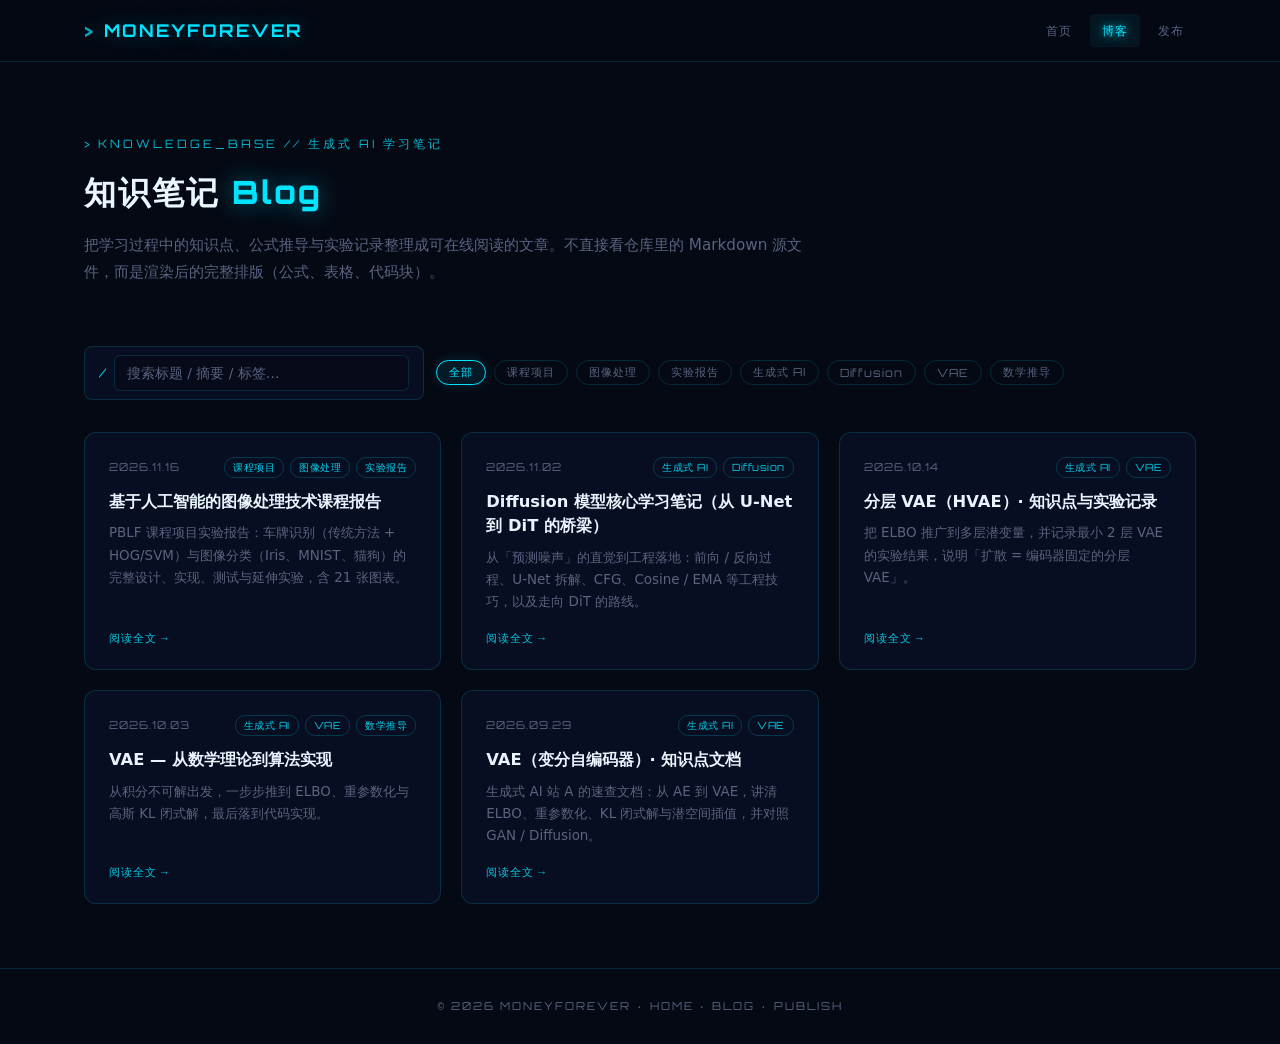
<file: blog/index.html>
<!DOCTYPE html>
<html lang="zh-CN">
<head>
    <meta charset="UTF-8">
    <meta name="viewport" content="width=device-width, initial-scale=1.0">
    <title>知识笔记 · MoneyForever Blog</title>
    <link rel="preconnect" href="https://fonts.googleapis.com">
    <link href="https://fonts.googleapis.com/css2?family=Orbitron:wght@400;700;800&display=swap" rel="stylesheet">
    <link rel="stylesheet" href="blog.css">
</head>
<body>
    <header class="site-header">
        <div class="container">
            <a class="logo" href="../index.html">MONEYFOREVER</a>
            <nav class="site-nav">
                <a href="../index.html">首页</a>
                <a href="index.html">博客</a>
                <a href="publish.html">发布</a>
            </nav>
        </div>
    </header>

    <main>
        <div class="container">
            <section class="blog-hero">
                <div class="kicker">&gt; KNOWLEDGE_BASE // 生成式 AI 学习笔记</div>
                <h1>知识笔记 <span>Blog</span></h1>
                <p>把学习过程中的知识点、公式推导与实验记录整理成可在线阅读的文章。不直接看仓库里的 Markdown 源文件，而是渲染后的完整排版（公式、表格、代码块）。</p>
            </section>

            <div class="blog-controls">
                <div class="search-box">
                    <span class="s-icon">/</span>
                    <input type="text" id="searchInput" placeholder="搜索标题 / 摘要 / 标签…" autocomplete="off">
                </div>
                <div class="filter-chips" id="tagFilters"></div>
            </div>

            <div class="post-grid" id="postList">
                <div class="loading">正在加载文章列表…</div>
            </div>
        </div>
    </main>

    <footer class="site-footer">
        <div class="container">
            <p>&copy; 2026 MONEYFOREVER · <a href="../index.html">HOME</a> · <a href="index.html">BLOG</a> · <a href="publish.html">PUBLISH</a></p>
        </div>
    </footer>

    <script src="blog.js"></script>
    <script>
    (async function () {
        'use strict';
        BlogUI.highlightNav();

        var listEl = document.getElementById('postList');
        var filterEl = document.getElementById('tagFilters');
        var searchEl = document.getElementById('searchInput');
        var state = { posts: [], tag: '全部', q: '' };

        function postCard(post) {
            var tags = (post.tags || []).map(function (t) {
                return '<span class="pc-tag">' + BlogUI.escapeHtml(t) + '</span>';
            }).join('');
            return '<a class="post-card" href="post.html?p=' + encodeURIComponent(post.slug) + '">' +
                '<div class="pc-top">' +
                    '<span class="pc-date">' + BlogUI.escapeHtml(BlogUI.formatDate(post.date)) + '</span>' +
                    '<span class="pc-tags">' + tags + '</span>' +
                '</div>' +
                '<h3>' + BlogUI.escapeHtml(post.title) + '</h3>' +
                '<p>' + BlogUI.escapeHtml(post.summary || '') + '</p>' +
                '<span class="pc-more">阅读全文 →</span>' +
            '</a>';
        }

        function render() {
            var q = state.q.trim().toLowerCase();
            var filtered = state.posts.filter(function (p) {
                if (state.tag !== '全部' && (p.tags || []).indexOf(state.tag) === -1) return false;
                if (!q) return true;
                var hay = ((p.title || '') + ' ' + (p.summary || '') + ' ' + (p.tags || []).join(' ')).toLowerCase();
                return hay.indexOf(q) !== -1;
            });
            if (!filtered.length) {
                listEl.innerHTML = '<div class="empty-state">// 没有匹配的文章</div>';
                return;
            }
            listEl.innerHTML = filtered.map(postCard).join('');
        }

        function buildFilters() {
            var tags = ['全部'];
            state.posts.forEach(function (p) {
                (p.tags || []).forEach(function (t) {
                    if (tags.indexOf(t) === -1) tags.push(t);
                });
            });
            filterEl.innerHTML = tags.map(function (t) {
                return '<button class="chip' + (t === '全部' ? ' active' : '') + '" data-tag="' +
                    BlogUI.escapeHtml(t) + '">' + BlogUI.escapeHtml(t) + '</button>';
            }).join('');
            filterEl.querySelectorAll('.chip').forEach(function (btn) {
                btn.addEventListener('click', function () {
                    state.tag = btn.dataset.tag;
                    filterEl.querySelectorAll('.chip').forEach(function (b) { b.classList.remove('active'); });
                    btn.classList.add('active');
                    render();
                });
            });
        }

        searchEl.addEventListener('input', function () {
            state.q = searchEl.value;
            render();
        });

        try {
            var data = await BlogUI.fetchJSON('posts.json');
            state.posts = (data.posts || []).slice().sort(function (a, b) {
                return String(b.date || '').localeCompare(String(a.date || ''));
            });
            if (!state.posts.length) {
                listEl.innerHTML = '<div class="empty-state">// 还没有文章，去 <a href="publish.html">发布中心</a> 上传第一篇吧</div>';
                return;
            }
            buildFilters();
            render();
        } catch (e) {
            listEl.innerHTML = '<div class="error-box">文章列表加载失败：' + BlogUI.escapeHtml(e.message) +
                '。请确认 blog/posts.json 存在且格式正确。</div>';
        }
    })();
    </script>
</body>
</html>
</file>
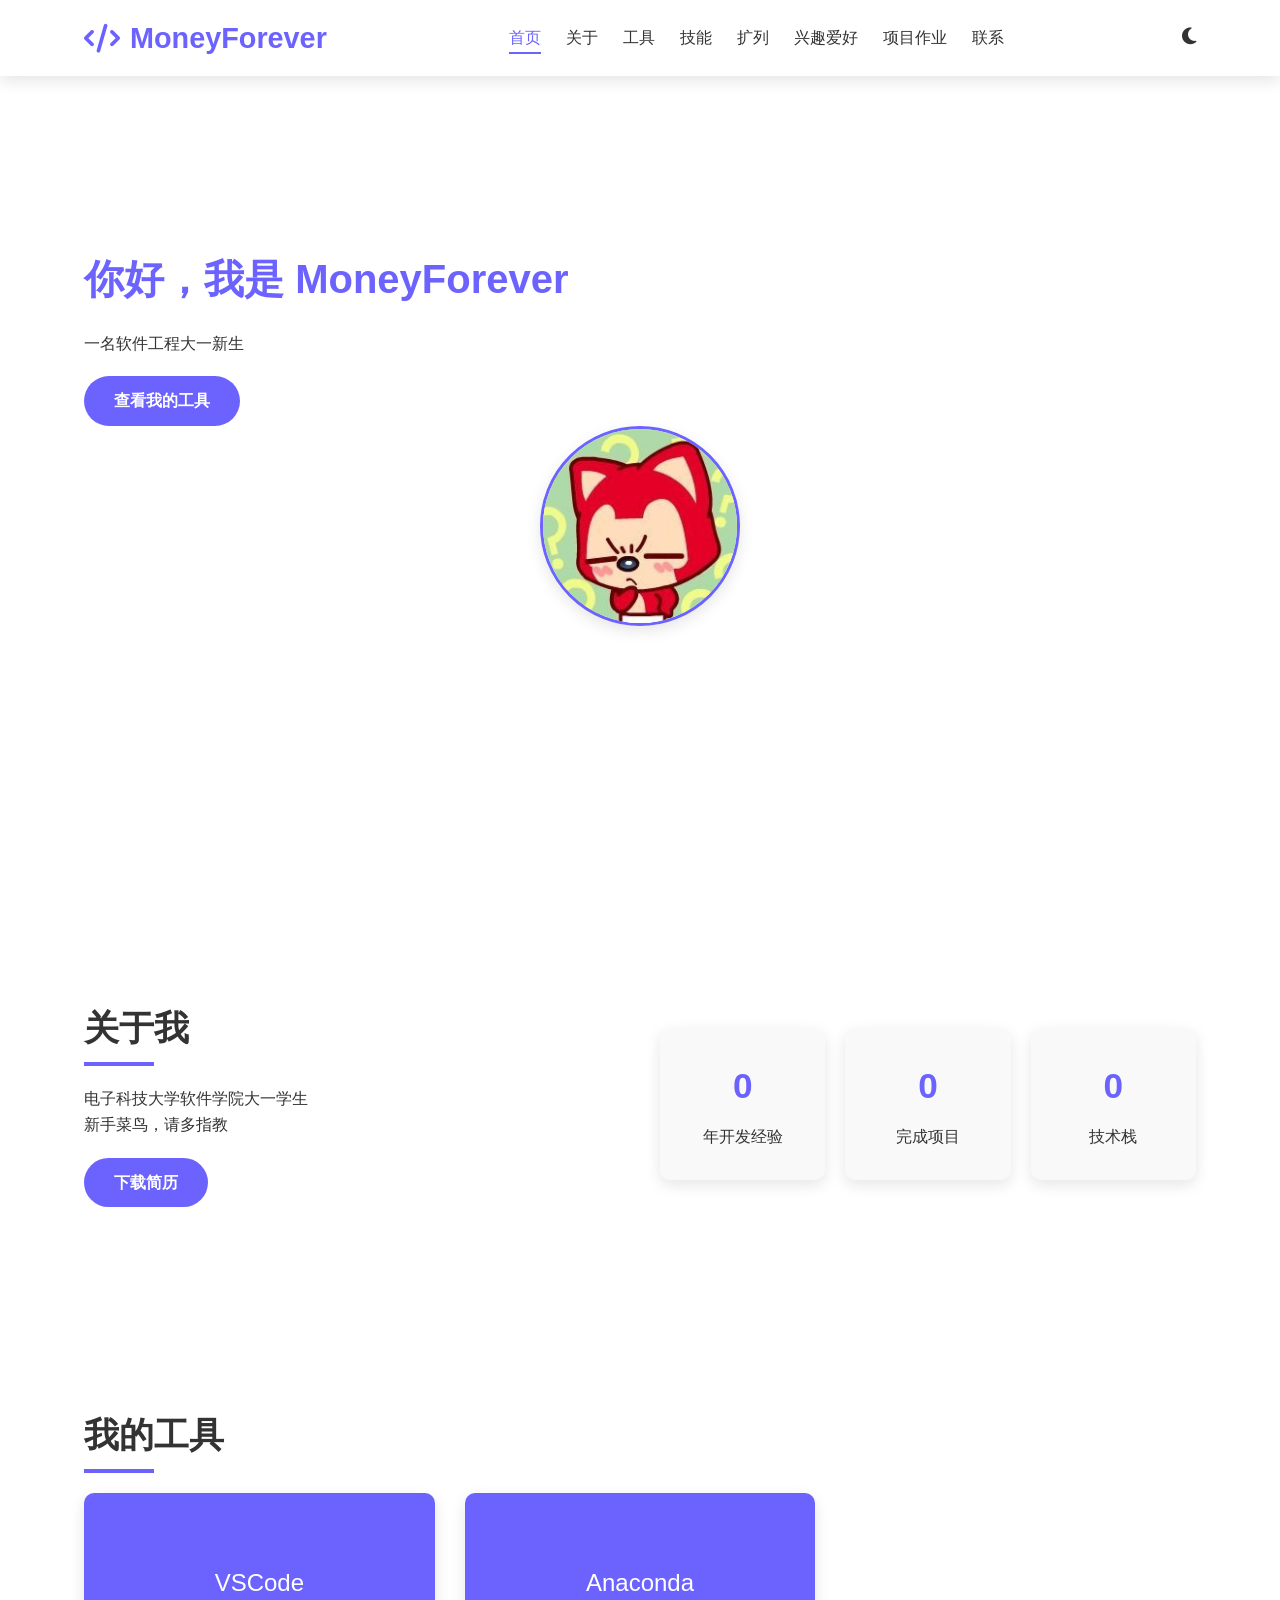
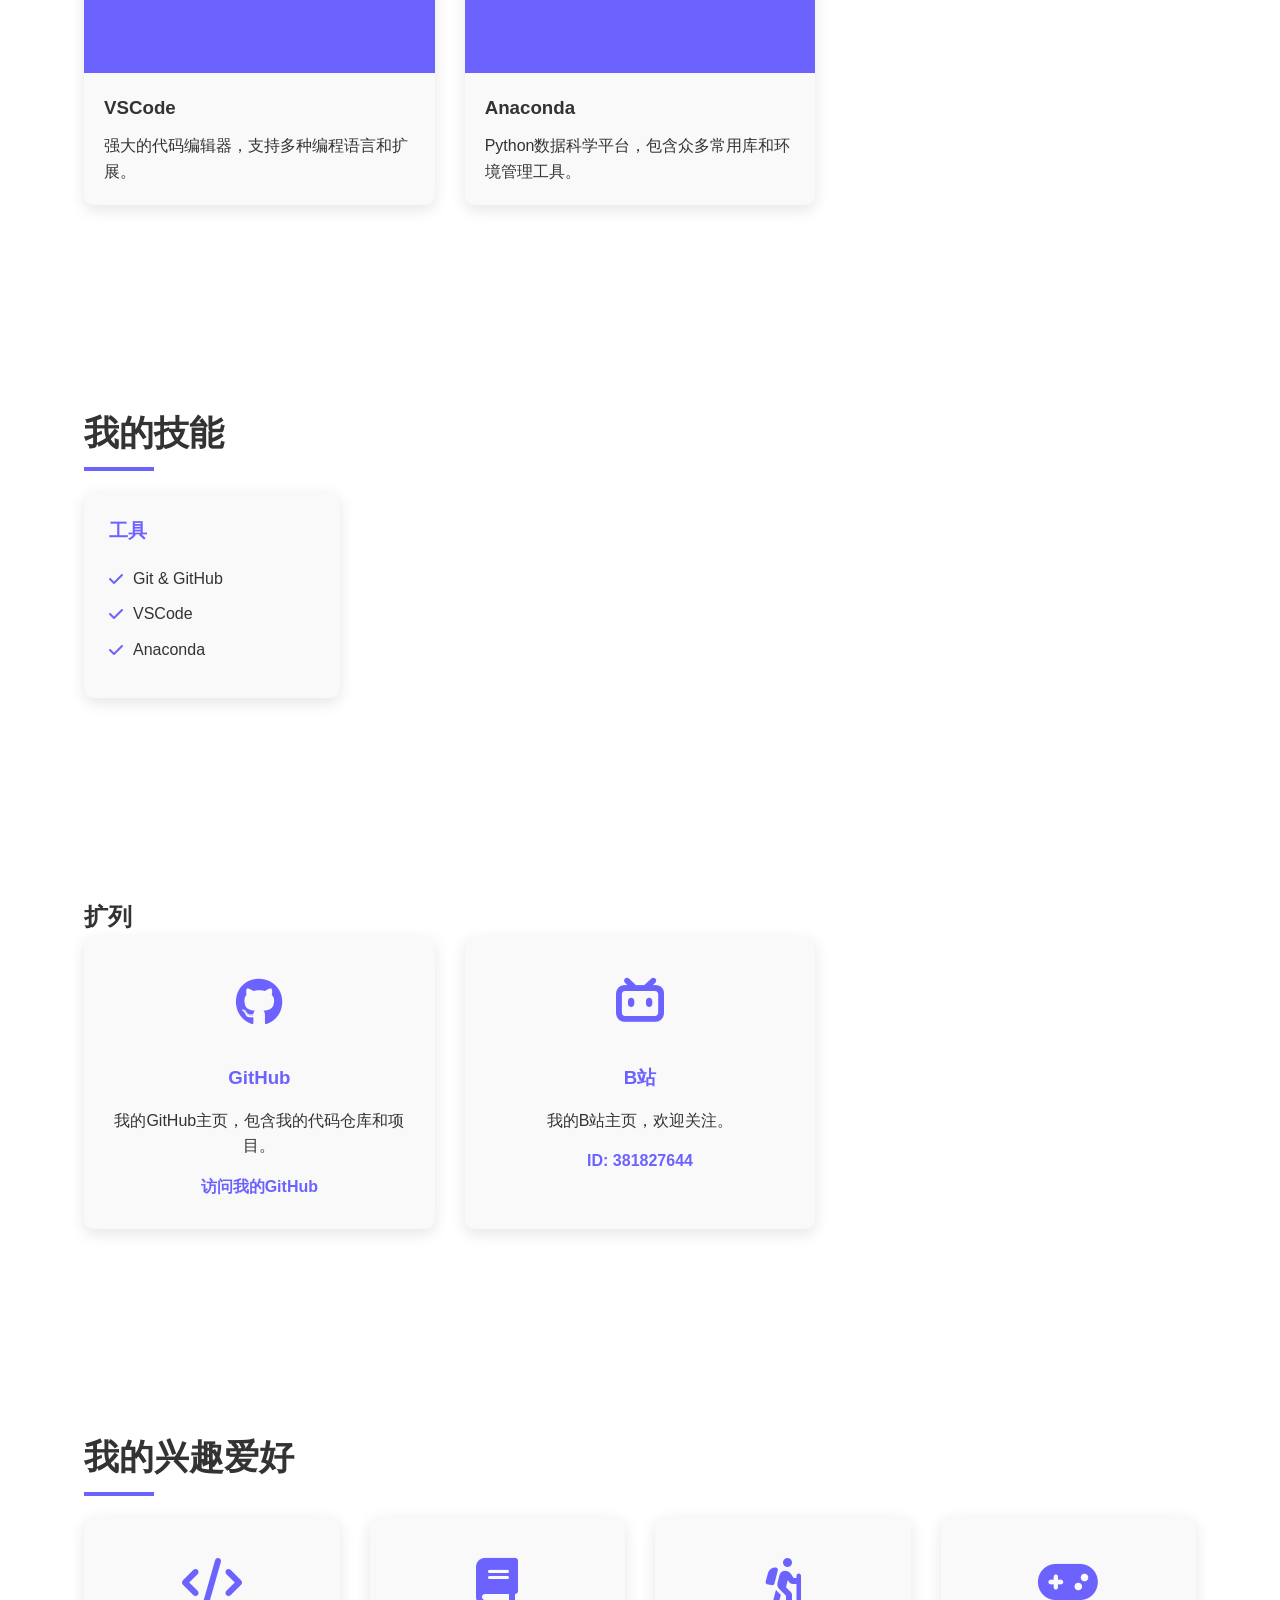
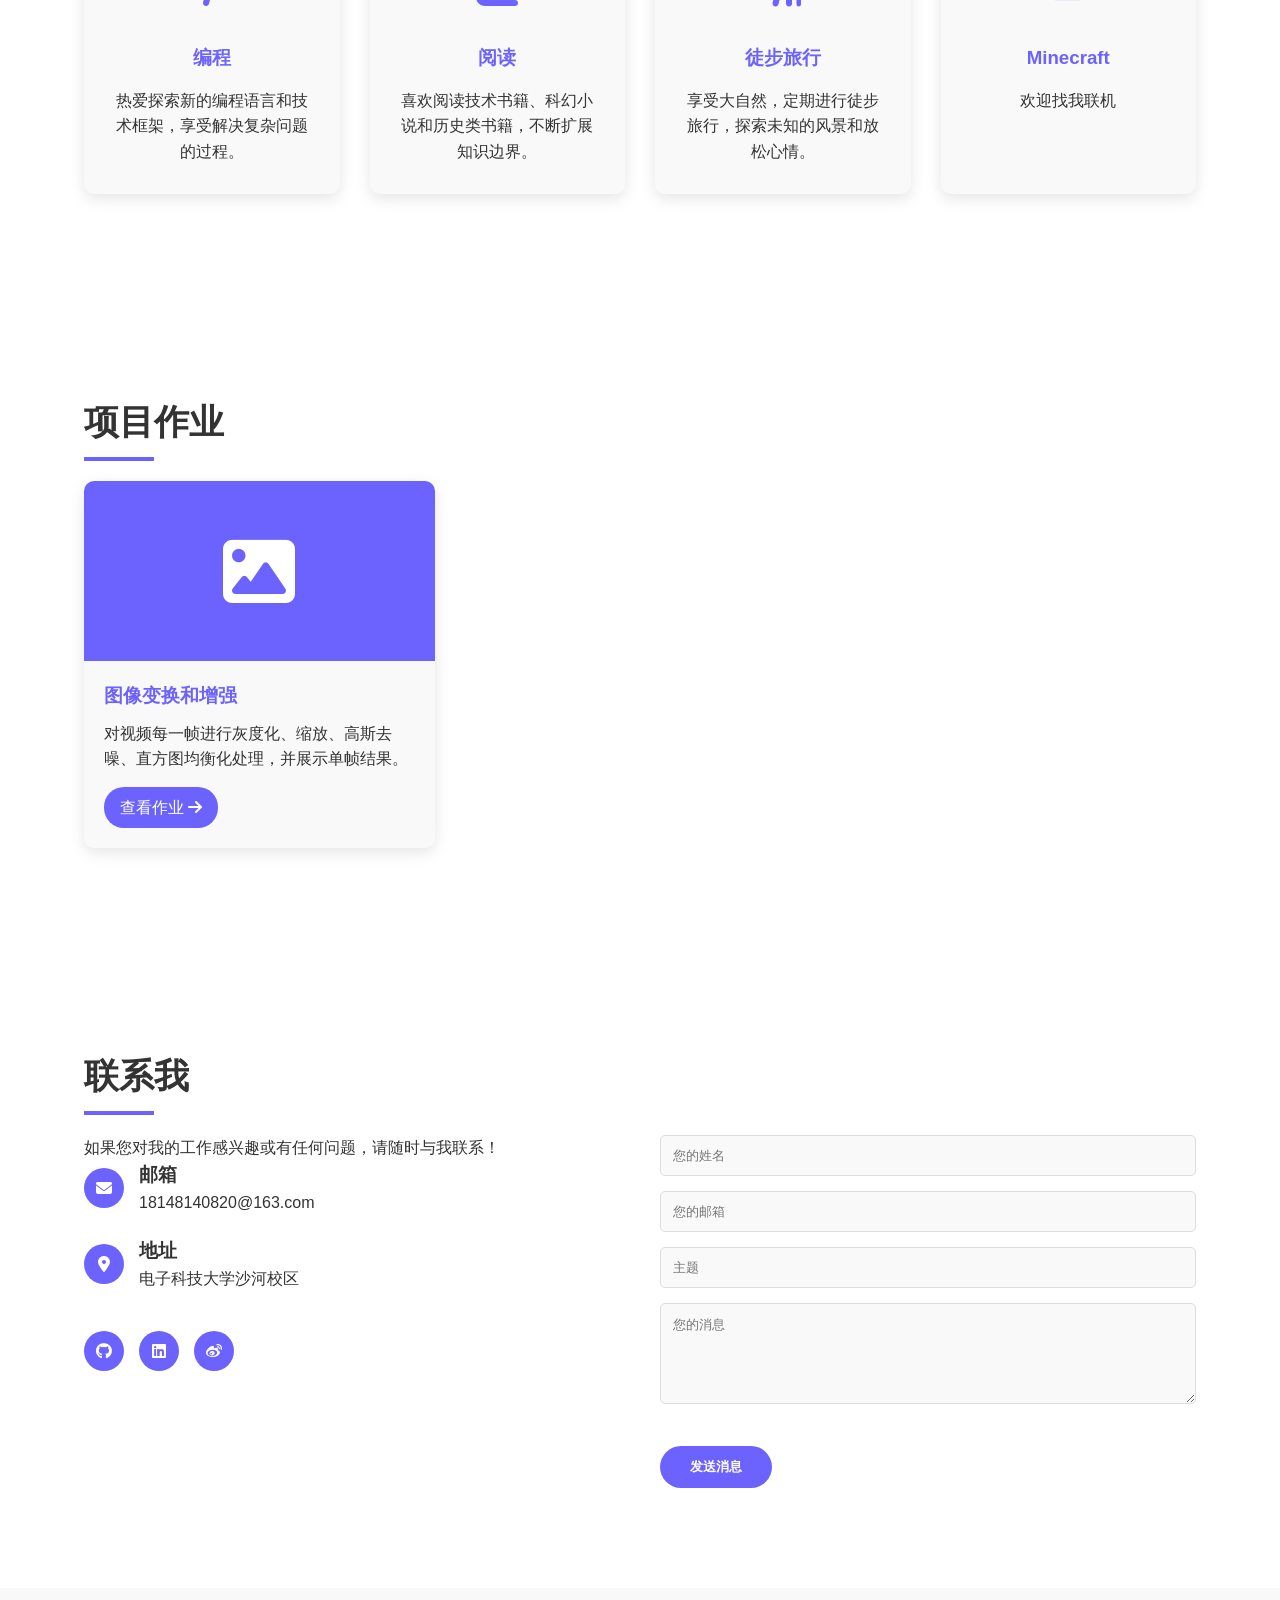
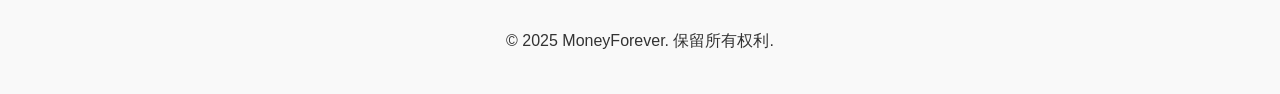
<file: index (1).html>
<!DOCTYPE html>
<html lang="zh-CN">
<head>
    <meta charset="UTF-8">
    <meta name="viewport" content="width=device-width, initial-scale=1.0">
    <title>MoneyForever - GitHub Pages</title>
    <link rel="stylesheet" href="https://cdnjs.cloudflare.com/ajax/libs/font-awesome/6.4.0/css/all.min.css">
    <style>
        :root {
            --primary-color: #6c63ff;
            --secondary-color: #4a44b5;
            --text-color: #333;
            --bg-color: #fff;
            --card-bg: #f9f9f9;
            --shadow: 0 5px 15px rgba(0, 0, 0, 0.1);
            --transition: all 0.3s ease;
        }

        .dark-mode {
            --primary-color: #8b85ff;
            --secondary-color: #6c63ff;
            --text-color: #f0f0f0;
            --bg-color: #121212;
            --card-bg: #1e1e1e;
            --shadow: 0 5px 15px rgba(0, 0, 0, 0.3);
        }

        * {
            margin: 0;
            padding: 0;
            box-sizing: border-box;
            font-family: 'Segoe UI', Tahoma, Geneva, Verdana, sans-serif;
        }

        body {
            background-color: var(--bg-color);
            color: var(--text-color);
            line-height: 1.6;
            transition: var(--transition);
        }

        .container {
            width: 90%;
            max-width: 1200px;
            margin: 0 auto;
            padding: 0 20px;
        }

        /* 重新设计的导航栏 */
        header {
            background-color: var(--bg-color);
            box-shadow: var(--shadow);
            position: fixed;
            width: 100%;
            top: 0;
            z-index: 1000;
            transition: var(--transition);
        }

        header.scrolled {
            background-color: rgba(255, 255, 255, 0.95);
            box-shadow: 0 5px 20px rgba(0, 0, 0, 0.1);
        }

        .dark-mode header.scrolled {
            background-color: rgba(18, 18, 18, 0.95);
        }

        nav {
            display: flex;
            justify-content: space-between;
            align-items: center;
            padding: 15px 0;
        }

        .logo {
            font-size: 1.8rem;
            font-weight: 700;
            color: var(--primary-color);
            display: flex;
            align-items: center;
        }

        .logo i {
            margin-right: 10px;
        }

        .nav-links {
            display: flex;
            list-style: none;
        }

        .nav-links li {
            margin-left: 25px;
            position: relative;
        }

        .nav-links a {
            text-decoration: none;
            color: var(--text-color);
            font-weight: 500;
            transition: var(--transition);
            padding: 8px 0;
            position: relative;
        }

        .nav-links a:hover {
            color: var(--primary-color);
        }

        .nav-links a.active {
            color: var(--primary-color);
        }

        .nav-links a.active::after {
            content: '';
            position: absolute;
            bottom: 0;
            left: 0;
            width: 100%;
            height: 2px;
            background-color: var(--primary-color);
            transition: var(--transition);
        }

        .theme-toggle {
            background: none;
            border: none;
            color: var(--text-color);
            font-size: 1.2rem;
            cursor: pointer;
            transition: var(--transition);
            margin-left: 20px;
        }

        .theme-toggle:hover {
            color: var(--primary-color);
            transform: rotate(30deg);
        }

        /* 汉堡菜单 */
        .hamburger {
            display: none;
            flex-direction: column;
            cursor: pointer;
            background: none;
            border: none;
            padding: 5px;
        }

        .hamburger span {
            width: 25px;
            height: 3px;
            background-color: var(--text-color);
            margin: 3px 0;
            transition: var(--transition);
            border-radius: 2px;
        }

        .hamburger.active span:nth-child(1) {
            transform: rotate(-45deg) translate(-5px, 6px);
        }

        .hamburger.active span:nth-child(2) {
            opacity: 0;
        }

        .hamburger.active span:nth-child(3) {
            transform: rotate(45deg) translate(-5px, -6px);
        }

        /* 主内容区 */
        section {
            padding: 100px 0;
        }

        .hero {
            display: flex;
            align-items: center;
            min-height: 100vh;
            padding-top: 80px;
        }

        .hero-content {
            flex: 1;
            padding-right: 30px;
        }

        .hero-image {
            flex: 1;
            text-align: center;
        }

        .hero-image img {
            width: 200px;
            height: 200px;
            border-radius: 50%;
            object-fit: cover;
            box-shadow: var(--shadow);
            animation: float 3s ease-in-out infinite;
            border: 3px solid var(--primary-color);
        }

        @keyframes float {
            0% { transform: translateY(0px); }
            50% { transform: translateY(-10px); }
            100% { transform: translateY(0px); }
        }

        h1 {
            font-size: 2.5rem;
            margin-bottom: 20px;
            color: var(--primary-color);
        }

        .highlight {
            color: var(--primary-color);
        }

        .btn {
            display: inline-block;
            background-color: var(--primary-color);
            color: white;
            padding: 12px 30px;
            border-radius: 30px;
            text-decoration: none;
            font-weight: 600;
            margin-top: 20px;
            transition: var(--transition);
            border: none;
            cursor: pointer;
        }

        .btn:hover {
            background-color: var(--secondary-color);
            transform: translateY(-3px);
            box-shadow: var(--shadow);
        }

        /* 关于部分 */
        .about-content {
            display: grid;
            grid-template-columns: 1fr 1fr;
            gap: 40px;
            align-items: center;
        }

        .about-text h2, .tools h2, .skills h2, .hobbies h2, .contact h2, .projects h2 {
            font-size: 2.2rem;
            margin-bottom: 30px;
            position: relative;
        }

        .about-text h2:after, .tools h2:after, .skills h2:after, .hobbies h2:after, .contact h2:after, .projects h2:after {
            content: '';
            position: absolute;
            bottom: -10px;
            left: 0;
            width: 70px;
            height: 4px;
            background-color: var(--primary-color);
        }

        .about-stats {
            display: grid;
            grid-template-columns: repeat(3, 1fr);
            gap: 20px;
            text-align: center;
        }

        .stats {
            background-color: var(--card-bg);
            padding: 30px 20px;
            border-radius: 10px;
            box-shadow: var(--shadow);
        }

        .stats h3 {
            font-size: 2.2rem;
            color: var(--primary-color);
            margin-bottom: 10px;
        }

        /* 工具部分 */
        .tools-grid {
            display: grid;
            grid-template-columns: repeat(auto-fill, minmax(280px, 1fr));
            gap: 30px;
        }

        .tool-card {
            background-color: var(--card-bg);
            border-radius: 10px;
            overflow: hidden;
            box-shadow: var(--shadow);
            transition: var(--transition);
        }

        .tool-card:hover {
            transform: translateY(-10px);
        }

        .tool-img {
            height: 180px;
            background-color: var(--primary-color);
            display: flex;
            align-items: center;
            justify-content: center;
            color: white;
            font-size: 1.5rem;
        }

        .tool-info {
            padding: 20px;
        }

        .tool-info h3 {
            margin-bottom: 10px;
        }

        .tool-tags {
            display: flex;
            flex-wrap: wrap;
            margin-top: 15px;
        }

        .tag {
            background-color: var(--primary-color);
            color: white;
            padding: 5px 10px;
            border-radius: 20px;
            font-size: 0.8rem;
            margin-right: 5px;
            margin-bottom: 5px;
        }

        /* 技能部分 */
        .skills-container {
            display: grid;
            grid-template-columns: repeat(auto-fill, minmax(250px, 1fr));
            gap: 30px;
        }

        .skill-category {
            background-color: var(--card-bg);
            padding: 25px;
            border-radius: 10px;
            box-shadow: var(--shadow);
        }

        .skill-category h3 {
            margin-bottom: 20px;
            color: var(--primary-color);
        }

        .skill-list {
            list-style: none;
        }

        .skill-list li {
            margin-bottom: 10px;
            display: flex;
            align-items: center;
        }

        .skill-list i {
            color: var(--primary-color);
            margin-right: 10px;
        }

        /* 扩列部分 */
        .social-container {
            display: grid;
            grid-template-columns: repeat(auto-fill, minmax(300px, 1fr));
            gap: 30px;
        }

        .social-card {
            background-color: var(--card-bg);
            border-radius: 10px;
            padding: 30px;
            text-align: center;
            box-shadow: var(--shadow);
            transition: var(--transition);
        }

        .social-card:hover {
            transform: translateY(-10px);
        }

        .social-icon {
            font-size: 3rem;
            color: var(--primary-color);
            margin-bottom: 20px;
        }

        .social-card h3 {
            margin-bottom: 15px;
            color: var(--primary-color);
        }

        .social-link {
            display: inline-block;
            margin-top: 15px;
            color: var(--primary-color);
            text-decoration: none;
            font-weight: 600;
            transition: var(--transition);
        }

        .social-link:hover {
            text-decoration: underline;
        }

        /* 兴趣部分 */
        .hobbies-container {
            display: grid;
            grid-template-columns: repeat(auto-fill, minmax(250px, 1fr));
            gap: 30px;
        }

        .hobby-card {
            background-color: var(--card-bg);
            border-radius: 10px;
            padding: 30px;
            text-align: center;
            box-shadow: var(--shadow);
            transition: var(--transition);
        }

        .hobby-card:hover {
            transform: translateY(-10px);
        }

        .hobby-icon {
            font-size: 3rem;
            color: var(--primary-color);
            margin-bottom: 20px;
        }

        .hobby-card h3 {
            margin-bottom: 15px;
            color: var(--primary-color);
        }

        /* 项目作业栏目 */
        .projects-grid {
            display: grid;
            grid-template-columns: repeat(auto-fill, minmax(300px, 1fr));
            gap: 30px;
        }

        .project-card {
            background-color: var(--card-bg);
            border-radius: 10px;
            overflow: hidden;
            box-shadow: var(--shadow);
            transition: var(--transition);
        }

        .project-card:hover {
            transform: translateY(-10px);
        }

        .project-img {
            height: 180px;
            background-color: var(--primary-color);
            display: flex;
            align-items: center;
            justify-content: center;
            color: white;
            font-size: 1.5rem;
        }

        .project-info {
            padding: 20px;
        }

        .project-info h3 {
            margin-bottom: 10px;
            color: var(--primary-color);
        }

        .project-info p {
            margin-bottom: 15px;
            color: var(--text-color);
        }

        .project-link {
            display: inline-block;
            padding: 8px 16px;
            background-color: var(--primary-color);
            color: white;
            text-decoration: none;
            border-radius: 20px;
            font-weight: 500;
            transition: var(--transition);
        }

        .project-link:hover {
            background-color: var(--secondary-color);
        }

        /* 联系部分 */
        .contact-content {
            display: grid;
            grid-template-columns: 1fr 1fr;
            gap: 40px;
        }

        .contact-info {
            display: flex;
            flex-direction: column;
        }

        .contact-item {
            display: flex;
            align-items: center;
            margin-bottom: 20px;
        }

        .contact-item i {
            background-color: var(--primary-color);
            color: white;
            width: 40px;
            height: 40px;
            border-radius: 50%;
            display: flex;
            align-items: center;
            justify-content: center;
            margin-right: 15px;
        }

        .social-links {
            display: flex;
            margin-top: 20px;
        }

        .social-links a {
            display: flex;
            align-items: center;
            justify-content: center;
            width: 40px;
            height: 40px;
            background-color: var(--primary-color);
            color: white;
            border-radius: 50%;
            margin-right: 15px;
            text-decoration: none;
            transition: var(--transition);
        }

        .social-links a:hover {
            transform: translateY(-5px);
            background-color: var(--secondary-color);
        }

        .contact-form input,
        .contact-form textarea {
            width: 100%;
            padding: 12px;
            margin-bottom: 15px;
            border: 1px solid #ddd;
            border-radius: 5px;
            background-color: var(--card-bg);
            color: var(--text-color);
            transition: var(--transition);
        }

        .contact-form input:focus,
        .contact-form textarea:focus {
            outline: none;
            border-color: var(--primary-color);
        }

        /* 页脚 */
        footer {
            background-color: var(--card-bg);
            padding: 40px 0;
            text-align: center;
        }

        /* 响应式设计 */
        @media (max-width: 768px) {
            .hero, .about-content, .contact-content {
                flex-direction: column;
                grid-template-columns: 1fr;
            }
            
            .hero-content, .about-text {
                padding-right: 0;
                margin-bottom: 40px;
            }
            
            h1 {
                font-size: 2rem;
            }
            
            .hamburger {
                display: flex;
            }
            
            .nav-links {
                position: fixed;
                top: 70px;
                left: -100%;
                width: 100%;
                flex-direction: column;
                background-color: var(--bg-color);
                text-align: center;
                transition: var(--transition);
                box-shadow: var(--shadow);
                padding: 20px 0;
            }
            
            .nav-links.active {
                left: 0;
            }
            
            .nav-links li {
                margin: 15px 0;
            }
            
            .hero-image img {
                width: 150px;
                height: 150px;
            }
        }
    </style>
</head>
<body>
    <!-- 重新设计的导航栏 -->
    <header>
        <div class="container">
            <nav>
                <div class="logo">
                    <i class="fas fa-code"></i>
                    MoneyForever
                </div>
                <ul class="nav-links">
                    <li><a href="#home" class="active">首页</a></li>
                    <li><a href="#about">关于</a></li>
                    <li><a href="#tools">工具</a></li>
                    <li><a href="#skills">技能</a></li>
                    <li><a href="#social">扩列</a></li>
                    <li><a href="#hobbies">兴趣爱好</a></li>
                    <li><a href="#projects">项目作业</a></li>
                    <li><a href="#contact">联系</a></li>
                </ul>
                <div class="nav-right">
                    <button class="theme-toggle" id="themeToggle">
                        <i class="fas fa-moon"></i>
                    </button>
                    <button class="hamburger" id="hamburger">
                        <span></span>
                        <span></span>
                        <span></span>
                    </button>
                </div>
            </nav>
        </div>
    </header>

    <!-- 主内容区 -->
    <main>
        <!-- 首页部分 -->
        <section id="home" class="hero">
            <div class="container">
                <div class="hero-content">
                    <h1>你好，我是 <span class="highlight">MoneyForever</span></h1>
                    <p>一名软件工程大一新生</p>
                    <a href="#tools" class="btn">查看我的工具</a>
                </div>
                <div class="hero-image">
                    <img src="avatar.jpg" alt="个人头像">
                </div>
            </div>
        </section>

        <!-- 关于部分 -->
        <section id="about">
            <div class="container">
                <div class="about-content">
                    <div class="about-text">
                        <h2>关于我</h2>
                        <p>电子科技大学软件学院大一学生</p>
                        <p>新手菜鸟，请多指教</p>
                        <a href="#" class="btn">下载简历</a>
                    </div>
                    <div class="about-stats">
                        <div class="stats">
                            <h3>0</h3>
                            <p>年开发经验</p>
                        </div>
                        <div class="stats">
                            <h3>0</h3>
                            <p>完成项目</p>
                        </div>
                        <div class="stats">
                            <h3>0</h3>
                            <p>技术栈</p>
                        </div>
                    </div>
                </div>
            </div>
        </section>

        <!-- 工具部分 -->
        <section id="tools">
            <div class="container">
                <div class="tools">
                    <h2>我的工具</h2>
                    <div class="tools-grid">
                        <div class="tool-card">
                            <div class="tool-img">VSCode</div>
                            <div class="tool-info">
                                <h3>VSCode</h3>
                                <p>强大的代码编辑器，支持多种编程语言和扩展。</p>
                            </div>
                        </div>
                        <div class="tool-card">
                            <div class="tool-img">Anaconda</div>
                            <div class="tool-info">
                                <h3>Anaconda</h3>
                                <p>Python数据科学平台，包含众多常用库和环境管理工具。</p>
                            </div>
                        </div>
                    </div>
                </div>
            </div>
        </section>

        <!-- 技能部分 -->
        <section id="skills">
            <div class="container">
                <div class="skills">
                    <h2>我的技能</h2>
                    <div class="skills-container">
                        <div class="skill-category">
                            <h3>工具</h3>
                            <ul class="skill-list">
                                <li><i class="fas fa-check"></i> Git & GitHub</li>
                                <li><i class="fas fa-check"></i> VSCode</li>
                                <li><i class="fas fa-check"></i> Anaconda</li>
                            </ul>
                        </div>
                    </div>
                </div>
            </div>
        </section>

        <!-- 扩列部分 -->
        <section id="social">
            <div class="container">
                <div class="social">
                    <h2>扩列</h2>
                    <div class="social-container">
                        <div class="social-card">
                            <div class="social-icon">
                                <i class="fab fa-github"></i>
                            </div>
                            <h3>GitHub</h3>
                            <p>我的GitHub主页，包含我的代码仓库和项目。</p>
                            <a href="https://github.com/lucky-money-account" target="_blank" class="social-link">访问我的GitHub</a>
                        </div>
                        <div class="social-card">
                            <div class="social-icon">
                                <i class="fab fa-bilibili"></i>
                            </div>
                            <h3>B站</h3>
                            <p>我的B站主页，欢迎关注。</p>
                            <a href="#" class="social-link">ID: 381827644</a>
                        </div>
                    </div>
                </div>
            </div>
        </section>

        <!-- 兴趣爱好部分 -->
        <section id="hobbies">
            <div class="container">
                <div class="hobbies">
                    <h2>我的兴趣爱好</h2>
                    <div class="hobbies-container">
                        <div class="hobby-card">
                            <div class="hobby-icon">
                                <i class="fas fa-code"></i>
                            </div>
                            <h3>编程</h3>
                            <p>热爱探索新的编程语言和技术框架，享受解决复杂问题的过程。</p>
                        </div>
                        <div class="hobby-card">
                            <div class="hobby-icon">
                                <i class="fas fa-book"></i>
                            </div>
                            <h3>阅读</h3>
                            <p>喜欢阅读技术书籍、科幻小说和历史类书籍，不断扩展知识边界。</p>
                        </div>
                        <div class="hobby-card">
                            <div class="hobby-icon">
                                <i class="fas fa-hiking"></i>
                            </div>
                            <h3>徒步旅行</h3>
                            <p>享受大自然，定期进行徒步旅行，探索未知的风景和放松心情。</p>
                        </div>
                        <div class="hobby-card">
                            <div class="hobby-icon">
                                <i class="fas fa-gamepad"></i>
                            </div>
                            <h3>Minecraft</h3>
                            <p>欢迎找我联机</p>
                        </div>
                    </div>
                </div>
            </div>
        </section>

        <!-- 新增：项目作业栏目 -->
        <section id="projects">
            <div class="container">
                <div class="projects">
                    <h2>项目作业</h2>
                    <div class="projects-grid">
                        <div class="project-card">
                            <div class="project-img">
                                <i class="fas fa-image fa-3x"></i>
                            </div>
                            <div class="project-info">
                                <h3>图像变换和增强</h3>
                                <p>对视频每一帧进行灰度化、缩放、高斯去噪、直方图均衡化处理，并展示单帧结果。</p>
                                <a href="https://github.com/lucky-money-account/repository_for_machine_learning/tree/PBLF:Image_Processing" target="_blank" class="project-link">
                                    查看作业 <i class="fas fa-arrow-right"></i>
                                </a>
                            </div>
                        </div>
                        <!-- 可继续添加更多作业卡片 -->
                    </div>
                </div>
            </div>
        </section>

        <!-- 联系部分 -->
        <section id="contact">
            <div class="container">
                <div class="contact">
                    <h2>联系我</h2>
                    <div class="contact-content">
                        <div class="contact-info">
                            <p>如果您对我的工作感兴趣或有任何问题，请随时与我联系！</p>
                            <div class="contact-item">
                                <i class="fas fa-envelope"></i>
                                <div>
                                    <h3>邮箱</h3>
                                    <p>18148140820@163.com</p>
                                </div>
                            </div>
                            <div class="contact-item">
                                <i class="fas fa-map-marker-alt"></i>
                                <div>
                                    <h3>地址</h3>
                                    <p>电子科技大学沙河校区</p>
                                </div>
                            </div>
                            <div class="social-links">
                                <a href="https://github.com/lucky-money-account" target="_blank"><i class="fab fa-github"></i></a>
                                <a href="#"><i class="fab fa-linkedin"></i></a>
                                <a href="#"><i class="fab fa-weibo"></i></a>
                            </div>
                        </div>
                        <div class="contact-form">
                            <form>
                                <input type="text" placeholder="您的姓名" required>
                                <input type="email" placeholder="您的邮箱" required>
                                <input type="text" placeholder="主题" required>
                                <textarea placeholder="您的消息" rows="5" required></textarea>
                                <button type="submit" class="btn">发送消息</button>
                            </form>
                        </div>
                    </div>
                </div>
            </div>
        </section>
    </main>

    <!-- 页脚 -->
    <footer>
        <div class="container">
            <p>&copy; 2025 MoneyForever. 保留所有权利.</p>
        </div>
    </footer>

    <script>
        // 主题切换功能
        const themeToggle = document.getElementById('themeToggle');
        const themeIcon = themeToggle.querySelector('i');
        
        themeToggle.addEventListener('click', () => {
            document.body.classList.toggle('dark-mode');
            if (document.body.classList.contains('dark-mode')) {
                themeIcon.classList.remove('fa-moon');
                themeIcon.classList.add('fa-sun');
            } else {
                themeIcon.classList.remove('fa-sun');
                themeIcon.classList.add('fa-moon');
            }
        });

        // 汉堡菜单功能
        const hamburger = document.getElementById('hamburger');
        const navLinks = document.querySelector('.nav-links');
        
        hamburger.addEventListener('click', () => {
            hamburger.classList.toggle('active');
            navLinks.classList.toggle('active');
        });

        // 平滑滚动和导航高亮
        document.querySelectorAll('a[href^="#"]').forEach(anchor => {
            anchor.addEventListener('click', function (e) {
                e.preventDefault();
                const targetId = this.getAttribute('href');
                const targetElement = document.querySelector(targetId);
                
                // 平滑滚动到目标元素
                targetElement.scrollIntoView({
                    behavior: 'smooth'
                });
                
                // 更新导航栏活动状态
                document.querySelectorAll('.nav-links a').forEach(link => {
                    link.classList.remove('active');
                });
                this.classList.add('active');
                
                // 在移动设备上点击后关闭菜单
                if (window.innerWidth <= 768) {
                    hamburger.classList.remove('active');
                    navLinks.classList.remove('active');
                }
            });
        });

        // 滚动时更新导航栏样式和活动状态
        window.addEventListener('scroll', () => {
            const header = document.querySelector('header');
            if (window.scrollY > 50) {
                header.classList.add('scrolled');
            } else {
                header.classList.remove('scrolled');
            }
            
            // 更新导航栏活动状态
            const sections = document.querySelectorAll('section');
            const navLinks = document.querySelectorAll('.nav-links a');
            
            let current = '';
            sections.forEach(section => {
                const sectionTop = section.offsetTop;
                const sectionHeight = section.clientHeight;
                if (scrollY >= (sectionTop - 200)) {
                    current = section.getAttribute('id');
                }
            });
            
            navLinks.forEach(link => {
                link.classList.remove('active');
                if (link.getAttribute('href') === `#${current}`) {
                    link.classList.add('active');
                }
            });
        });

        // 页面加载时设置初始活动状态
        window.addEventListener('load', () => {
            const header = document.querySelector('header');
            if (window.scrollY > 50) {
                header.classList.add('scrolled');
            }
        });
    </script>
</body>
</html>
</file>
<file: blog/blog.css>
/* ============================================================
   MoneyForever · Blog
   与主页一致的暗色终端风格；所有页面共用
   ============================================================ */
:root {
    --bg-deep: #050914;
    --bg-surface: rgba(10, 16, 36, 0.85);
    --cyan: #00e5ff;
    --purple: #b44aff;
    --pink: #ff2d75;
    --blue: #448aff;
    --green: #00e676;
    --text: #c8d2f0;
    --text-dim: #5a6380;
    --border: rgba(0, 229, 255, 0.15);
    --radius: 12px;
    --font-mono: 'Orbitron', 'Courier New', monospace;
    --font-body: 'Segoe UI', system-ui, -apple-system, sans-serif;
}

* { margin: 0; padding: 0; box-sizing: border-box; }

html { scroll-behavior: smooth; scrollbar-width: thin; scrollbar-color: var(--cyan) var(--bg-deep); }
::-webkit-scrollbar { width: 6px; height: 6px; }
::-webkit-scrollbar-track { background: var(--bg-deep); }
::-webkit-scrollbar-thumb { background: var(--cyan); border-radius: 3px; }

body {
    background: var(--bg-deep);
    color: var(--text);
    font-family: var(--font-body);
    line-height: 1.75;
    min-height: 100vh;
    display: flex;
    flex-direction: column;
    overflow-x: hidden;
}

a { color: var(--cyan); text-decoration: none; }
a:hover { text-decoration: underline; }

.container { width: 90%; max-width: 1200px; margin: 0 auto; padding: 0 20px; }

/* ── HEADER ── */
.site-header {
    position: sticky; top: 0; z-index: 1000;
    background: rgba(5, 9, 20, 0.88);
    backdrop-filter: blur(20px);
    border-bottom: 1px solid var(--border);
}
.site-header .container { display: flex; align-items: center; justify-content: space-between; padding-top: 14px; padding-bottom: 14px; }
.logo {
    font-family: var(--font-mono); font-size: 1.1rem; font-weight: 700;
    color: var(--cyan); letter-spacing: 2px; display: flex; align-items: center; gap: 10px;
    text-shadow: 0 0 20px rgba(0, 229, 255, 0.35);
}
.logo:hover { text-decoration: none; }
.logo::before { content: '>'; opacity: 0.75; }
.site-nav { display: flex; gap: 6px; }
.site-nav a {
    font-family: var(--font-mono); font-size: 0.76rem; letter-spacing: 1px;
    color: var(--text-dim); padding: 6px 12px; border-radius: 4px; transition: all 0.3s;
}
.site-nav a:hover, .site-nav a.active {
    color: var(--cyan); background: rgba(0, 229, 255, 0.06);
    text-shadow: 0 0 10px var(--cyan); text-decoration: none;
}

/* ── HERO ── */
.blog-hero { padding: 72px 0 32px; }
.blog-hero .kicker {
    font-family: var(--font-mono); font-size: 0.72rem; letter-spacing: 3px;
    color: var(--cyan); opacity: 0.8; margin-bottom: 10px;
}
.blog-hero h1 {
    font-family: var(--font-mono); font-size: 2rem; font-weight: 800;
    letter-spacing: 2px; color: #eaf6ff; margin-bottom: 12px;
}
.blog-hero h1 span { color: var(--cyan); text-shadow: 0 0 24px rgba(0, 229, 255, 0.45); }
.blog-hero p { color: var(--text-dim); max-width: 720px; font-size: 0.95rem; }

/* ── CONTROLS ── */
.blog-controls { display: flex; flex-wrap: wrap; gap: 12px; align-items: center; margin: 28px 0 8px; }
.search-box {
    flex: 1 1 240px; max-width: 340px; display: flex; align-items: center; gap: 8px;
    background: var(--bg-surface); border: 1px solid var(--border); border-radius: 8px;
    padding: 8px 14px; transition: all 0.3s;
}
.search-box:focus-within { border-color: var(--cyan); box-shadow: 0 0 16px rgba(0, 229, 255, 0.12); }
.search-box input {
    flex: 1; background: none; border: none; outline: none; color: var(--text);
    font-family: var(--font-body); font-size: 0.88rem;
}
.search-box input::placeholder { color: var(--text-dim); }
.search-box .s-icon { color: var(--cyan); font-family: var(--font-mono); font-size: 0.85rem; }

.filter-chips { display: flex; flex-wrap: wrap; gap: 8px; }
.chip {
    font-family: var(--font-mono); font-size: 0.7rem; letter-spacing: 1px;
    color: var(--text-dim); background: none; border: 1px solid var(--border);
    border-radius: 14px; padding: 4px 12px; cursor: pointer; transition: all 0.3s;
}
.chip:hover { color: var(--cyan); border-color: rgba(0, 229, 255, 0.4); }
.chip.active { color: var(--cyan); border-color: var(--cyan); background: rgba(0, 229, 255, 0.08); box-shadow: 0 0 12px rgba(0, 229, 255, 0.15); }

/* ── POST GRID ── */
.post-grid { display: grid; grid-template-columns: repeat(auto-fill, minmax(300px, 1fr)); gap: 20px; padding: 24px 0 64px; }
.post-card {
    position: relative; display: flex; flex-direction: column;
    background: var(--bg-surface); border: 1px solid var(--border);
    border-radius: var(--radius); padding: 24px 24px 20px;
    transition: all 0.35s; overflow: hidden;
}
.post-card::before {
    content: ''; position: absolute; top: 0; left: 0; right: 0; height: 1px;
    background: linear-gradient(90deg, transparent, rgba(0, 229, 255, 0.45), transparent);
    opacity: 0; transition: opacity 0.35s;
}
.post-card:hover { border-color: var(--cyan); transform: translateY(-5px); box-shadow: 0 0 30px rgba(0, 229, 255, 0.12); text-decoration: none; }
.post-card:hover::before { opacity: 1; }
.pc-top { display: flex; justify-content: space-between; align-items: center; gap: 10px; margin-bottom: 12px; }
.pc-date { font-family: var(--font-mono); font-size: 0.68rem; letter-spacing: 1px; color: var(--text-dim); }
.pc-tags { display: flex; flex-wrap: wrap; gap: 6px; }
.pc-tag {
    font-size: 0.62rem; font-family: var(--font-mono); letter-spacing: 0.5px;
    color: var(--cyan); border: 1px solid rgba(0, 229, 255, 0.22);
    padding: 1px 8px; border-radius: 10px; opacity: 0.9;
}
.post-card h3 { font-size: 1.02rem; line-height: 1.5; color: #e8f4ff; margin-bottom: 8px; font-family: var(--font-body); font-weight: 600; }
.post-card p { color: var(--text-dim); font-size: 0.84rem; line-height: 1.65; flex: 1; }
.pc-more { margin-top: 16px; font-family: var(--font-mono); font-size: 0.7rem; letter-spacing: 1px; color: var(--cyan); opacity: 0.85; }
.post-card:hover .pc-more { opacity: 1; }

.empty-state { padding: 60px 0; text-align: center; color: var(--text-dim); font-family: var(--font-mono); font-size: 0.85rem; letter-spacing: 1px; }

/* ── ARTICLE PAGE ── */
.post-page { padding: 56px 0 72px; }
.post-head { border-bottom: 1px solid var(--border); padding-bottom: 22px; margin-bottom: 32px; }
.post-head .crumb { font-family: var(--font-mono); font-size: 0.7rem; letter-spacing: 1px; color: var(--text-dim); margin-bottom: 14px; }
.post-head .crumb a { color: var(--text-dim); }
.post-head .crumb a:hover { color: var(--cyan); }
.post-head h1 { font-size: 1.7rem; line-height: 1.4; color: #eef8ff; margin-bottom: 10px; font-weight: 700; }
.post-summary { color: var(--text-dim); font-size: 0.92rem; margin-bottom: 14px; }
.post-meta { display: flex; flex-wrap: wrap; gap: 10px 16px; align-items: center; font-family: var(--font-mono); font-size: 0.7rem; letter-spacing: 1px; color: var(--text-dim); }
.post-meta .tag { color: var(--cyan); border: 1px solid rgba(0, 229, 255, 0.22); border-radius: 10px; padding: 1px 9px; font-size: 0.64rem; }

.post-layout { display: grid; grid-template-columns: minmax(0, 1fr) 240px; gap: 40px; align-items: start; }
.toc-aside { position: sticky; top: 92px; max-height: calc(100vh - 120px); overflow-y: auto; }
.toc-aside h4 {
    font-family: var(--font-mono); font-size: 0.7rem; letter-spacing: 2px; color: var(--cyan);
    margin-bottom: 12px; opacity: 0.85;
}
.toc-aside ul, .toc-mobile ul { list-style: none; border-left: 1px solid var(--border); padding-left: 12px; }
.toc-aside li, .toc-mobile li { margin-bottom: 7px; line-height: 1.4; }
.toc-aside a, .toc-mobile a {
    font-size: 0.76rem; color: var(--text-dim); transition: color 0.25s;
    display: block; padding: 1px 0;
}
.toc-aside a:hover, .toc-mobile a:hover { color: var(--cyan); text-decoration: none; }
.toc-aside li.level-3 a, .toc-mobile li.level-3 a { padding-left: 12px; font-size: 0.72rem; opacity: 0.85; }
.toc-aside li.level-4 a, .toc-mobile li.level-4 a { padding-left: 24px; font-size: 0.7rem; opacity: 0.7; }
.toc-aside li.level-1 a, .toc-mobile li.level-1 a { font-size: 0.78rem; color: #dff6ff; font-weight: 600; }
.toc-mobile { display: none; margin-bottom: 28px; border: 1px solid var(--border); border-radius: 8px; padding: 12px 16px; background: var(--bg-surface); }
.toc-mobile summary { cursor: pointer; font-family: var(--font-mono); font-size: 0.72rem; letter-spacing: 1px; color: var(--cyan); outline: none; }
.toc-mobile ul { margin-top: 12px; }

/* ── ARTICLE TYPOGRAPHY ── */
.article { min-width: 0; color: #b9c6e8; font-size: 0.96rem; }
.article > *:first-child { margin-top: 0; }
.article h1, .article h2, .article h3, .article h4 {
    color: #eaf6ff; line-height: 1.45; scroll-margin-top: 92px;
}
.article h1 { font-size: 1.5rem; margin: 2.2em 0 0.9em; }
.article h2 {
    font-size: 1.24rem; margin: 2.3em 0 0.9em; padding-bottom: 8px;
    border-bottom: 1px solid var(--border); font-family: var(--font-body);
}
.article h3 { font-size: 1.06rem; margin: 1.9em 0 0.7em; color: #d8f1ff; }
.article h4 { font-size: 0.96rem; margin: 1.6em 0 0.6em; color: var(--cyan); }
.article p { margin: 0.85em 0; }
.article ul, .article ol { margin: 0.85em 0; padding-left: 1.6em; }
.article li { margin: 0.35em 0; }
.article li > p { margin: 0.2em 0; }
.article strong { color: #e8f4ff; }
.article em { color: #d6e2ff; }
.article hr { border: none; border-top: 1px solid var(--border); margin: 2.4em 0; }
.article a { border-bottom: 1px dotted rgba(0, 229, 255, 0.4); }
.article a:hover { text-decoration: none; border-bottom-style: solid; }
.article img { max-width: 100%; border-radius: 8px; border: 1px solid var(--border); margin: 1em 0; }
.article .img-link { display: block; border-bottom: none; }
.article .img-link:hover { border-bottom: none; }
.article img { cursor: zoom-in; }
.article blockquote {
    margin: 1.2em 0; padding: 12px 18px; color: var(--text-dim);
    border-left: 3px solid rgba(0, 229, 255, 0.55);
    background: rgba(0, 229, 255, 0.04); border-radius: 0 8px 8px 0;
}
.article blockquote p { margin: 0.3em 0; }
.article code {
    font-family: 'JetBrains Mono', Consolas, 'Courier New', monospace;
    font-size: 0.85em; color: #9fe8ff;
    background: rgba(0, 229, 255, 0.08); border: 1px solid rgba(0, 229, 255, 0.12);
    padding: 0.1em 0.35em; border-radius: 4px;
}
.article pre {
    margin: 1.2em 0; padding: 16px 18px; overflow-x: auto;
    background: #0a1024; border: 1px solid var(--border); border-radius: 8px;
    font-size: 0.84rem; line-height: 1.65;
}
.article pre code { background: none; border: none; padding: 0; font-size: inherit; color: #cfe3ff; }
.article table {
    display: block; width: max-content; max-width: 100%; overflow-x: auto;
    border-collapse: collapse; margin: 1.2em 0; font-size: 0.86rem;
}
.article th, .article td { border: 1px solid var(--border); padding: 8px 14px; text-align: left; }
.article th { background: rgba(0, 229, 255, 0.06); color: #eaf6ff; font-weight: 600; white-space: nowrap; }
.article tr:nth-child(even) td { background: rgba(255, 255, 255, 0.015); }
.article .katex-display { overflow-x: auto; overflow-y: hidden; padding: 4px 0; margin: 1.1em 0; }
.article .katex { font-size: 1.08em; }
.article pre .katex, .article code .katex { display: none; }

.post-foot {
    margin-top: 56px; padding-top: 24px; border-top: 1px solid var(--border);
    display: flex; justify-content: space-between; flex-wrap: wrap; gap: 12px;
    font-family: var(--font-mono); font-size: 0.72rem; letter-spacing: 1px;
}
.post-foot a { color: var(--text-dim); }
.post-foot a:hover { color: var(--cyan); }
.loading { padding: 60px 0; text-align: center; color: var(--text-dim); font-family: var(--font-mono); letter-spacing: 1px; font-size: 0.85rem; }
.error-box { margin: 40px 0; padding: 20px 24px; border: 1px solid rgba(255, 45, 117, 0.4); background: rgba(255, 45, 117, 0.06); border-radius: 8px; color: #ffb3c9; font-size: 0.9rem; }
.error-box code { color: #ffd7e3; }

/* ── PUBLISH PAGE ── */
.publish-page { padding: 56px 0 80px; }
.panel {
    background: var(--bg-surface); border: 1px solid var(--border);
    border-radius: var(--radius); padding: 24px; margin-bottom: 22px;
}
.panel h2 {
    font-family: var(--font-mono); font-size: 0.82rem; letter-spacing: 2px;
    color: var(--cyan); margin-bottom: 14px; display: flex; align-items: center; gap: 8px;
}
.panel h2::before { content: '//'; opacity: 0.6; }
.hint { font-size: 0.8rem; color: var(--text-dim); line-height: 1.7; }
.hint strong { color: var(--text); }
.field-row { display: flex; flex-wrap: wrap; gap: 12px; align-items: center; }
input[type="text"], input[type="password"] {
    background: rgba(5, 9, 20, 0.6); border: 1px solid var(--border); border-radius: 6px;
    color: var(--text); font-family: var(--font-body); font-size: 0.86rem;
    padding: 9px 12px; outline: none; transition: all 0.3s;
}
input[type="text"]:focus, input[type="password"]:focus { border-color: var(--cyan); box-shadow: 0 0 14px rgba(0, 229, 255, 0.12); }
input[type="text"]::placeholder, input[type="password"]::placeholder { color: var(--text-dim); }
.btn-sm {
    font-family: var(--font-mono); font-size: 0.7rem; letter-spacing: 1px;
    padding: 8px 16px; border-radius: 6px; cursor: pointer; transition: all 0.3s;
    background: rgba(0, 229, 255, 0.08); color: var(--cyan); border: 1px solid rgba(0, 229, 255, 0.35);
}
.btn-sm:hover { background: rgba(0, 229, 255, 0.16); box-shadow: 0 0 16px rgba(0, 229, 255, 0.2); }
.btn-sm.muted { color: var(--text-dim); border-color: var(--border); background: none; }
.btn-sm.muted:hover { color: var(--text); box-shadow: none; }
.btn-sm:disabled { opacity: 0.45; cursor: not-allowed; box-shadow: none; }
.btn-primary {
    font-family: var(--font-mono); font-size: 0.78rem; letter-spacing: 1px;
    padding: 12px 24px; border-radius: 6px; cursor: pointer; border: none;
    background: linear-gradient(135deg, var(--cyan), #0097ea); color: #001018; font-weight: 700;
    transition: all 0.3s;
}
.btn-primary:hover { box-shadow: 0 0 26px rgba(0, 229, 255, 0.35); transform: translateY(-1px); }
.btn-primary:disabled { opacity: 0.45; cursor: not-allowed; transform: none; box-shadow: none; }
.actions-row { display: flex; flex-wrap: wrap; gap: 12px; margin-top: 18px; }

.dropzone {
    border: 2px dashed rgba(0, 229, 255, 0.28); border-radius: var(--radius);
    padding: 40px 20px; text-align: center; cursor: pointer;
    transition: all 0.3s; background: rgba(0, 229, 255, 0.02);
}
.dropzone:hover, .dropzone.dragover {
    border-color: var(--cyan); background: rgba(0, 229, 255, 0.07);
    box-shadow: 0 0 30px rgba(0, 229, 255, 0.08);
}
.dropzone .dz-icon { font-size: 2rem; color: var(--cyan); opacity: 0.8; margin-bottom: 10px; }
.dropzone .dz-main { font-family: var(--font-mono); font-size: 0.85rem; letter-spacing: 1px; color: var(--text); margin-bottom: 6px; }
.dropzone .dz-sub { font-size: 0.78rem; color: var(--text-dim); }

.file-list { display: flex; flex-direction: column; gap: 14px; margin-top: 18px; }
.file-card { border: 1px solid var(--border); border-radius: 8px; padding: 16px; background: rgba(5, 9, 20, 0.5); }
.file-card .fc-head { display: flex; justify-content: space-between; align-items: center; gap: 10px; margin-bottom: 12px; }
.fc-name { font-family: var(--font-mono); font-size: 0.78rem; color: var(--cyan); letter-spacing: 1px; }
.fc-grid { display: grid; grid-template-columns: repeat(auto-fit, minmax(220px, 1fr)); gap: 10px; }
.fc-grid label { display: flex; flex-direction: column; gap: 4px; font-family: var(--font-mono); font-size: 0.62rem; letter-spacing: 1px; color: var(--text-dim); }
.fc-grid input[type="text"] { padding: 7px 10px; font-size: 0.8rem; }
.fc-preview {
    margin-top: 12px; padding: 14px 16px; border: 1px solid var(--border);
    border-radius: 6px; background: rgba(5, 9, 20, 0.65); max-height: 360px; overflow-y: auto;
    display: none;
}
.fc-preview.open { display: block; }
.log {
    margin-top: 14px; font-family: 'JetBrains Mono', Consolas, monospace;
    font-size: 0.76rem; line-height: 1.8; color: var(--text-dim);
    background: #080d1c; border: 1px solid var(--border); border-radius: 8px;
    padding: 12px 16px; max-height: 240px; overflow-y: auto; white-space: pre-wrap;
}
.log .ok { color: var(--green); }
.log .err { color: #ff7d9c; }
.status-line { font-family: var(--font-mono); font-size: 0.7rem; letter-spacing: 1px; color: var(--text-dim); margin-top: 8px; }
.status-line.ok { color: var(--green); }
.status-line.err { color: #ff7d9c; }

/* ── FOOTER ── */
.site-footer { margin-top: auto; padding: 28px 0; border-top: 1px solid var(--border); text-align: center; }
.site-footer p { font-family: var(--font-mono); font-size: 0.68rem; letter-spacing: 2px; color: var(--text-dim); }
.site-footer a { color: var(--text-dim); }
.site-footer a:hover { color: var(--cyan); }

/* ── RESPONSIVE ── */
@media (max-width: 960px) {
    .post-layout { grid-template-columns: minmax(0, 1fr); gap: 0; }
    .toc-aside { display: none; }
    .toc-mobile { display: block; }
    .blog-hero { padding-top: 48px; }
    .blog-hero h1 { font-size: 1.6rem; }
    .post-head h1 { font-size: 1.35rem; }
    .site-header .container { flex-direction: column; gap: 10px; align-items: flex-start; }
    .site-nav { flex-wrap: wrap; }
    .search-box { max-width: none; }
}
</file>
